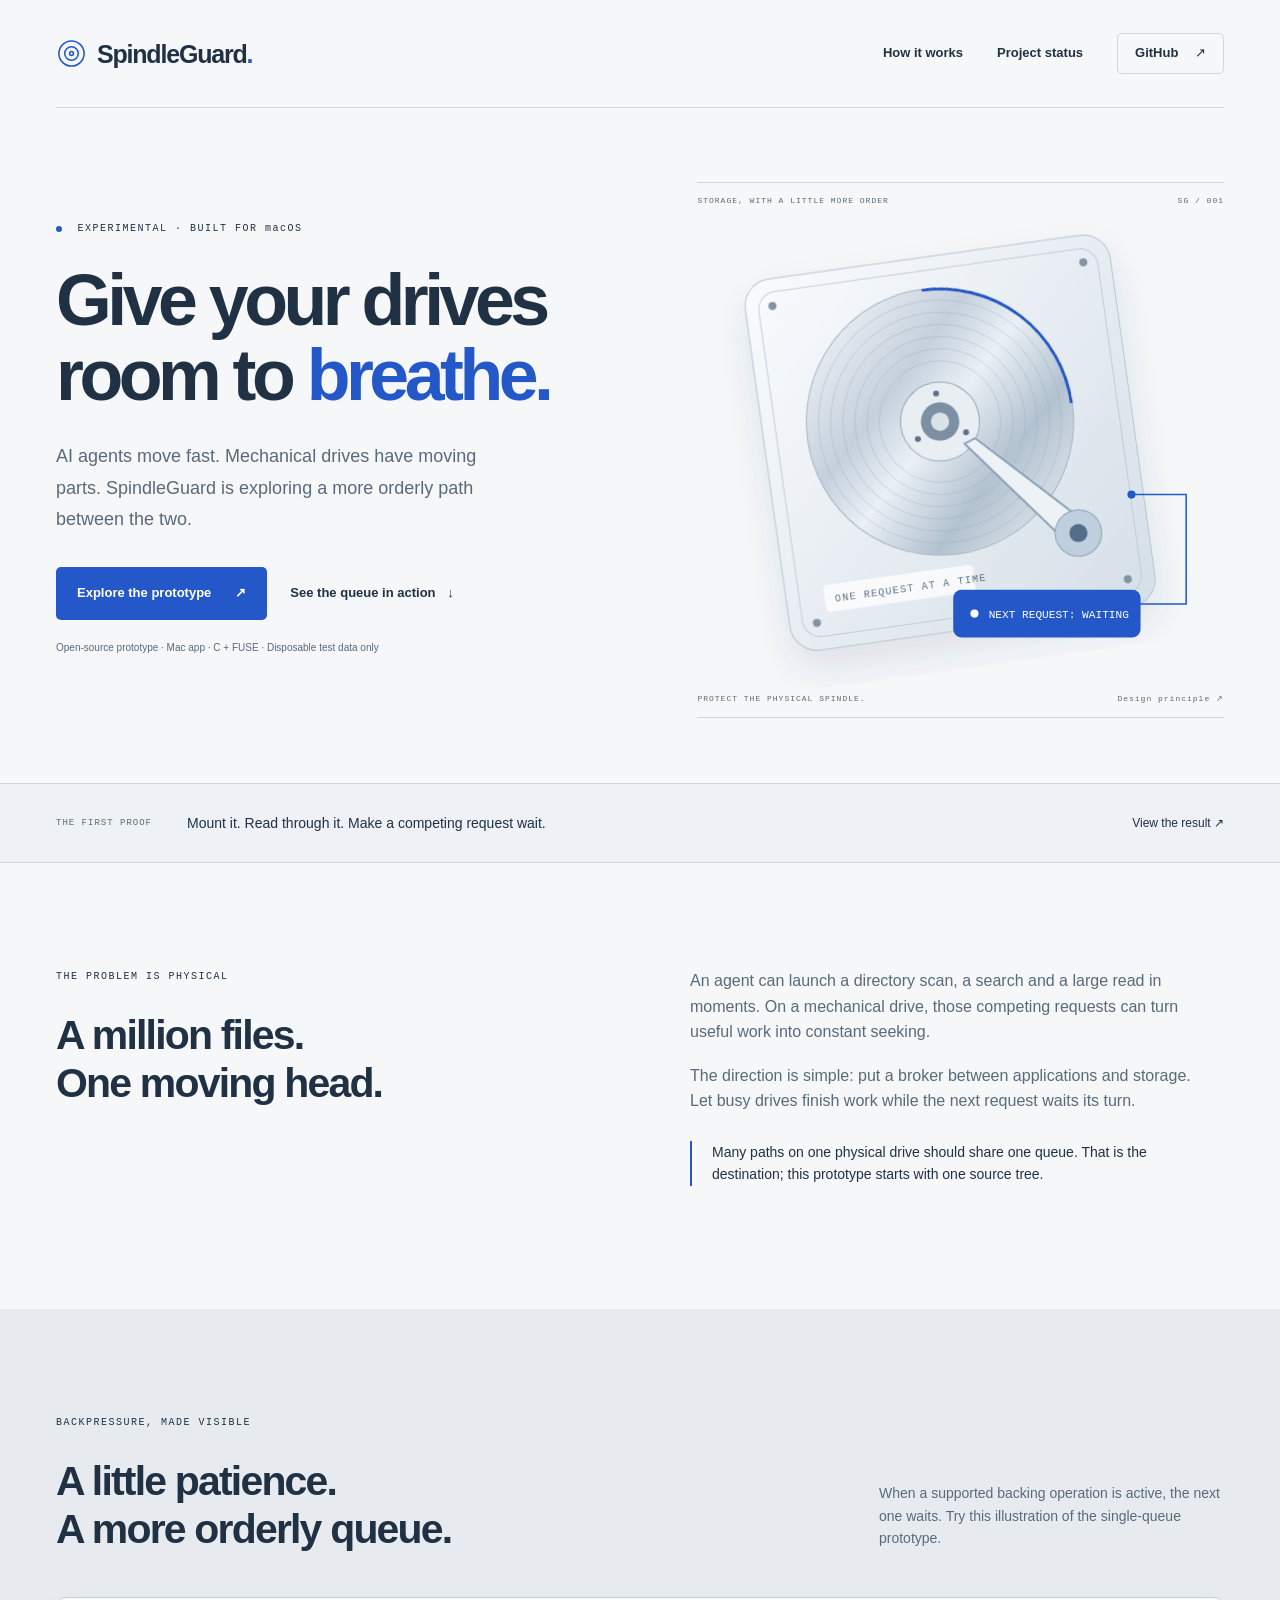
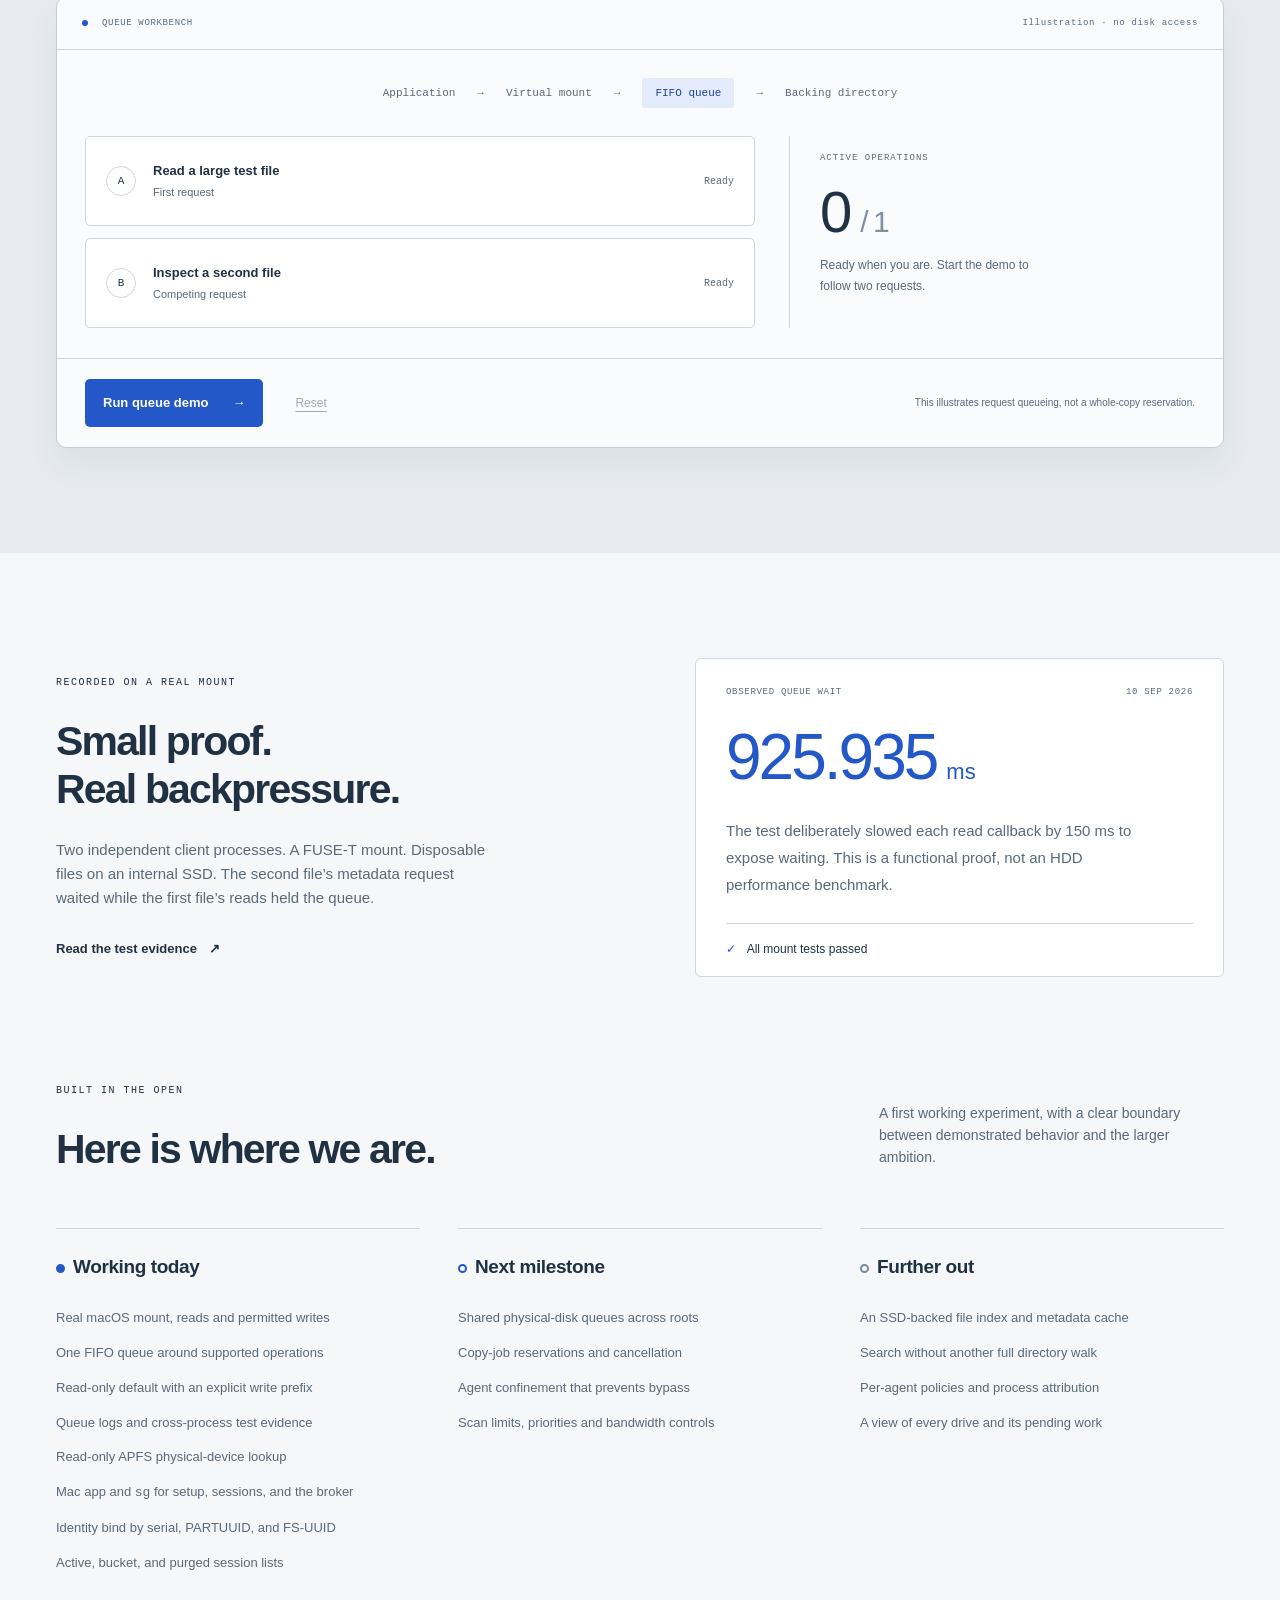
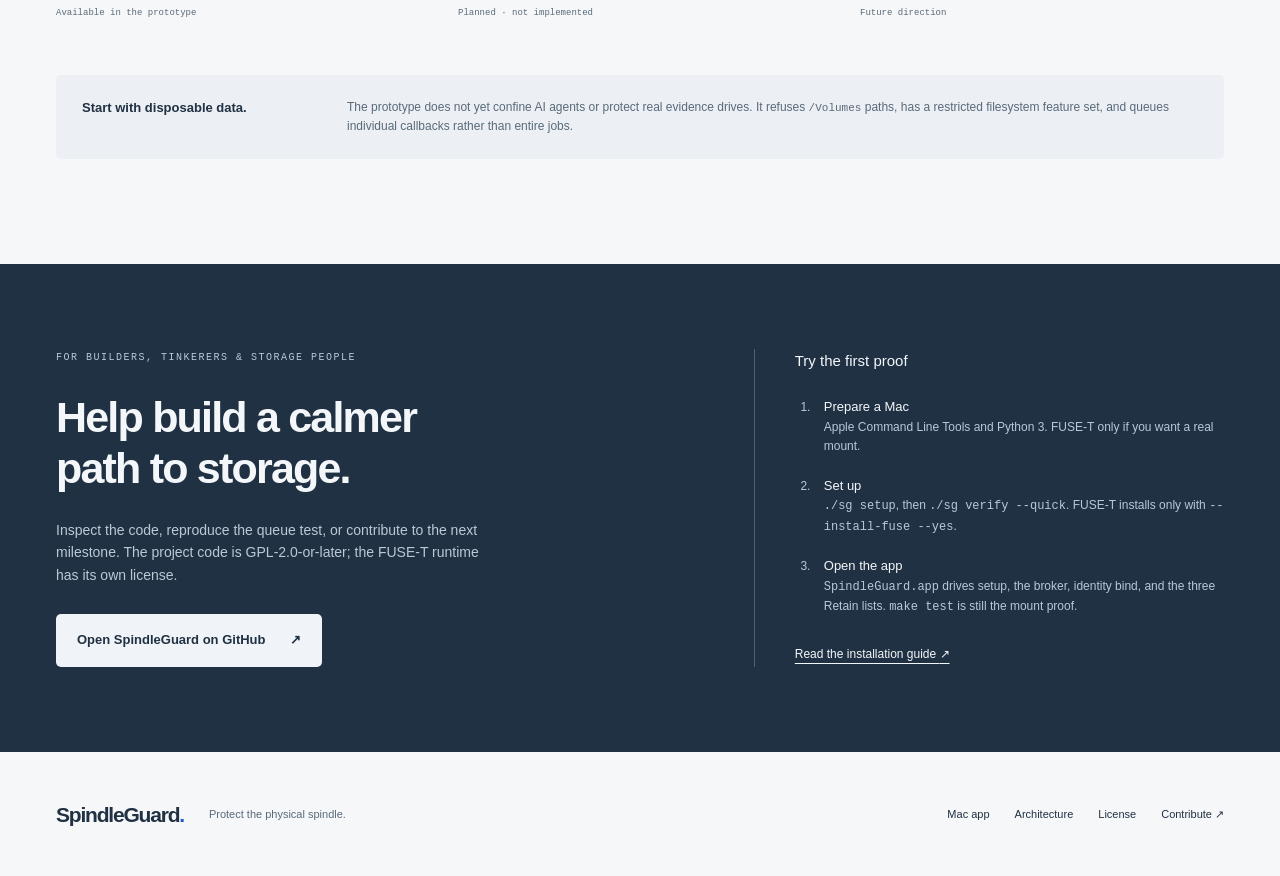
<file: docs/index.html>
<!doctype html>
<html lang="en">
<head>
  <meta charset="utf-8">
  <meta name="viewport" content="width=device-width, initial-scale=1">
  <meta name="theme-color" content="#f6f7f9">
  <meta name="description" content="SpindleGuard is an experimental macOS storage broker for more orderly AI-agent I/O. Explore the working queue prototype, recorded proof, and open-source code.">
  <meta property="og:type" content="website">
  <meta property="og:title" content="SpindleGuard — Give your drives room to breathe.">
  <meta property="og:description" content="A calmer path from AI agents to physical storage. Explore the experimental macOS filesystem broker.">
  <meta property="og:url" content="https://alienweb-cloud.github.io/spindleguard/">
  <meta property="og:image" content="https://alienweb-cloud.github.io/spindleguard/social-card.png">
  <meta name="twitter:card" content="summary_large_image">
  <link rel="canonical" href="https://alienweb-cloud.github.io/spindleguard/">
  <link rel="icon" href="favicon.svg" type="image/svg+xml">
  <link rel="stylesheet" href="style.css">
  <script src="app.js" defer></script>
  <title>SpindleGuard — Give your drives room to breathe.</title>
</head>
<body>
<a class="skip" href="#main">Skip to content</a>
<header class="masthead wrap">
  <a class="brand" href="./" aria-label="SpindleGuard home"><svg viewBox="0 0 32 32" aria-hidden="true"><circle cx="16" cy="16" r="13"/><circle cx="16" cy="16" r="7"/><circle cx="16" cy="16" r="2"/></svg>SpindleGuard<span class="brand-period">.</span></a>
  <nav aria-label="Main navigation"><a href="#how-it-works">How it works</a><a href="#status">Project status</a><a class="nav-source" href="https://github.com/AlienWeb-cloud/spindleguard">GitHub <span aria-hidden="true">↗</span></a></nav>
</header>
<main id="main">
  <section class="hero wrap" aria-labelledby="hero-title">
    <div class="hero-copy">
      <p class="eyebrow"><span class="status-dot"></span> EXPERIMENTAL · BUILT FOR macOS</p>
      <h1 id="hero-title">Give your drives<br>room to <em>breathe.</em></h1>
      <p class="hero-description">AI agents move fast. Mechanical drives have moving parts. SpindleGuard is exploring a more orderly path between the two.</p>
      <div class="hero-actions"><a class="button primary" href="https://github.com/AlienWeb-cloud/spindleguard">Explore the prototype <span aria-hidden="true">↗</span></a><a class="text-link" href="#how-it-works">See the queue in action <span aria-hidden="true">↓</span></a></div>
      <p class="fine-print">Open-source prototype · Mac app · C + FUSE · Disposable test data only</p>
    </div>
    <div class="drive-illustration" role="img" aria-label="Illustration of a hard drive platter with requests flowing through a single queue">
      <div class="instrument-label"><span>STORAGE, WITH A LITTLE MORE ORDER</span><span>SG / 001</span></div>
      <svg class="drive" viewBox="0 0 520 480" aria-hidden="true">
        <defs>
          <linearGradient id="metal" x1="0" y1="0" x2="1" y2="1"><stop stop-color="#fafbfd"/><stop offset=".35" stop-color="#c5d0dc"/><stop offset=".5" stop-color="#eaf0f5"/><stop offset=".7" stop-color="#b3c2d0"/><stop offset="1" stop-color="#f0f3f6"/></linearGradient>
          <linearGradient id="case" x1="0" y1="0" x2="1" y2="1"><stop stop-color="#f9fbfd"/><stop offset="1" stop-color="#d5dfe8"/></linearGradient>
          <filter id="shadow"><feDropShadow dx="0" dy="18" stdDeviation="17" flood-color="#304a66" flood-opacity=".12"/></filter>
        </defs>
        <g transform="translate(68 48) rotate(-8 180 185)" filter="url(#shadow)">
          <rect x="0" y="0" width="364" height="370" rx="27" fill="url(#case)" stroke="#b5c3cf"/>
          <rect x="13" y="13" width="338" height="344" rx="18" fill="none" stroke="#c1ccd6"/>
          <g fill="#8193a4"><circle cx="27" cy="27" r="4"/><circle cx="337" cy="27" r="4"/><circle cx="27" cy="343" r="4"/><circle cx="337" cy="343" r="4"/></g>
          <circle cx="175" cy="163" r="132" fill="url(#metal)" stroke="#a4b4c3"/>
          <g fill="none" stroke="#95a9bd" stroke-width=".65" opacity=".6"><circle cx="175" cy="163" r="120"/><circle cx="175" cy="163" r="108"/><circle cx="175" cy="163" r="96"/><circle cx="175" cy="163" r="84"/><circle cx="175" cy="163" r="72"/><circle cx="175" cy="163" r="60"/></g>
          <path d="M175 32 A131 131 0 0 1 306 163" fill="none" stroke="#2458c9" stroke-width="3"/>
          <circle cx="175" cy="163" r="39" fill="#e9eef3" stroke="#93a6b9"/>
          <circle cx="175" cy="163" r="19" fill="#7b8fa3"/><circle cx="175" cy="163" r="9" fill="#d9e1e9"/>
          <g fill="#5d7389"><circle cx="175" cy="135" r="3"/><circle cx="151" cy="177" r="3"/><circle cx="199" cy="177" r="3"/></g>
          <path d="M303 281 L207 184 L196 188 L283 299 Z" fill="#edf2f7" stroke="#8aa0b5" stroke-width="2"/>
          <circle cx="295" cy="291" r="23" fill="#c0cfdd" stroke="#8ca1b4"/><circle cx="295" cy="291" r="9" fill="#536d88"/>
          <rect x="38" y="307" width="149" height="27" rx="4" fill="#fff" fill-opacity=".75"/><text x="48" y="325" font-family="monospace" font-size="10" letter-spacing="1.2" fill="#4e657b">ONE REQUEST AT A TIME</text>
        </g>
        <path d="M429 284 H483 V392 H422" stroke="#2458c9" stroke-width="1.5" fill="none"/>
        <circle cx="429" cy="284" r="4" fill="#2458c9"/>
        <g transform="translate(253 378)"><rect width="185" height="47" rx="8" fill="#2458c9"/><circle cx="21" cy="23.5" r="4" fill="#fff"/><text x="35" y="28" fill="#fff" font-family="monospace" font-size="11">NEXT REQUEST: WAITING</text></g>
      </svg>
      <div class="instrument-foot"><span>PROTECT THE PHYSICAL SPINDLE.</span><span>Design principle ↗</span></div>
    </div>
  </section>
  <div class="scope-strip"><div class="wrap"><span class="scope-label">THE FIRST PROOF</span><p>Mount it. Read through it. Make a competing request wait.</p><a href="#proof">View the result <span aria-hidden="true">↗</span></a></div></div>
  <section class="problem wrap section-space" aria-labelledby="problem-title">
    <div><p class="eyebrow">THE PROBLEM IS PHYSICAL</p><h2 id="problem-title">A million files.<br>One moving head.</h2></div>
    <div class="problem-copy"><p>An agent can launch a directory scan, a search and a large read in moments. On a mechanical drive, those competing requests can turn useful work into constant seeking.</p><p>The direction is simple: put a broker between applications and storage. Let busy drives finish work while the next request waits its turn.</p><p class="principle">Many paths on one physical drive should share one queue. That is the destination; this prototype starts with one source tree.</p></div>
  </section>
  <section class="bench-section" id="how-it-works" aria-labelledby="bench-title">
    <div class="wrap section-space">
      <div class="section-heading"><div><p class="eyebrow">BACKPRESSURE, MADE VISIBLE</p><h2 id="bench-title">A little patience.<br>A more orderly queue.</h2></div><p>When a supported backing operation is active, the next one waits. Try this illustration of the single-queue prototype.</p></div>
      <div class="bench">
        <div class="bench-top"><span><span class="status-dot"></span> QUEUE WORKBENCH</span><span>Illustration · no disk access</span></div>
        <div class="flow"><span>Application</span><span aria-hidden="true">→</span><span>Virtual mount</span><span aria-hidden="true">→</span><span class="flow-broker">FIFO queue</span><span aria-hidden="true">→</span><span>Backing directory</span></div>
        <div class="queue-layout">
          <div class="queue-rows">
            <div class="queue-row" id="request-one"><span class="request-number">A</span><div><strong>Read a large test file</strong><small>First request</small></div><span class="request-state" id="state-one">Ready</span><div class="progress" aria-hidden="true"><span id="progress-one"></span></div></div>
            <div class="queue-row" id="request-two"><span class="request-number">B</span><div><strong>Inspect a second file</strong><small>Competing request</small></div><span class="request-state" id="state-two">Ready</span><div class="progress" aria-hidden="true"><span id="progress-two"></span></div></div>
          </div>
          <div class="queue-display"><span class="mono-label">ACTIVE OPERATIONS</span><div class="active-count"><span id="active-count">0</span><span>/ 1</span></div><p id="demo-status" role="status" aria-live="polite">Ready when you are. Start the demo to follow two requests.</p></div>
        </div>
        <div class="bench-controls"><button class="button primary" id="run-demo" type="button">Run queue demo <span aria-hidden="true">→</span></button><button class="reset" id="reset-demo" type="button" disabled>Reset</button><span>This illustrates request queueing, not a whole-copy reservation.</span></div>
      </div>
      <noscript><p>The interactive illustration needs JavaScript. In the prototype, request B queues while A is active, then starts after A finishes.</p></noscript>
    </div>
  </section>
  <section class="proof wrap section-space" id="proof" aria-labelledby="proof-title">
    <div><p class="eyebrow">RECORDED ON A REAL MOUNT</p><h2 id="proof-title">Small proof.<br>Real backpressure.</h2><p>Two independent client processes. A FUSE-T mount. Disposable files on an internal SSD. The second file’s metadata request waited while the first file’s reads held the queue.</p><a class="text-link" href="https://github.com/AlienWeb-cloud/spindleguard/blob/main/outputs/spindleguard/PROOF.md">Read the test evidence <span aria-hidden="true">↗</span></a></div>
    <div class="measurement"><div class="measurement-top"><span>OBSERVED QUEUE WAIT</span><span>10 SEP 2026</span></div><div class="measurement-value">925.935<span>ms</span></div><p>The test deliberately slowed each read callback by 150 ms to expose waiting. This is a functional proof, not an HDD performance benchmark.</p><div class="measurement-result"><span class="checkmark" aria-hidden="true">✓</span> All mount tests passed</div></div>
  </section>
  <section class="status-section wrap section-space" id="status" aria-labelledby="status-title">
    <div class="section-heading"><div><p class="eyebrow">BUILT IN THE OPEN</p><h2 id="status-title">Here is where we are.</h2></div><p>A first working experiment, with a clear boundary between demonstrated behavior and the larger ambition.</p></div>
    <div class="status-columns"><article><h3><span class="stage-marker current"></span>Working today</h3><ul><li>Real macOS mount, reads and permitted writes</li><li>One FIFO queue around supported operations</li><li>Read-only default with an explicit write prefix</li><li>Queue logs and cross-process test evidence</li><li>Read-only APFS physical-device lookup</li><li>Mac app and <code>sg</code> for setup, sessions, and the broker</li><li>Identity bind by serial, PARTUUID, and FS-UUID</li><li>Active, bucket, and purged session lists</li></ul><span class="stage-caption">Available in the prototype</span></article><article><h3><span class="stage-marker next"></span>Next milestone</h3><ul><li>Shared physical-disk queues across roots</li><li>Copy-job reservations and cancellation</li><li>Agent confinement that prevents bypass</li><li>Scan limits, priorities and bandwidth controls</li></ul><span class="stage-caption">Planned · not implemented</span></article><article><h3><span class="stage-marker later"></span>Further out</h3><ul><li>An SSD-backed file index and metadata cache</li><li>Search without another full directory walk</li><li>Per-agent policies and process attribution</li><li>A view of every drive and its pending work</li></ul><span class="stage-caption">Future direction</span></article></div>
    <aside class="test-note"><strong>Start with disposable data.</strong><p>The prototype does not yet confine AI agents or protect real evidence drives. It refuses <code>/Volumes</code> paths, has a restricted filesystem feature set, and queues individual callbacks rather than entire jobs.</p></aside>
  </section>
  <section class="get-started" id="get-started"><div class="wrap start-grid"><div><p class="eyebrow">FOR BUILDERS, TINKERERS & STORAGE PEOPLE</p><h2>Help build a calmer<br>path to storage.</h2><p>Inspect the code, reproduce the queue test, or contribute to the next milestone. The project code is GPL-2.0-or-later; the FUSE-T runtime has its own license.</p><a class="button light" href="https://github.com/AlienWeb-cloud/spindleguard">Open SpindleGuard on GitHub <span aria-hidden="true">↗</span></a></div><div class="getting-started"><h3>Try the first proof</h3><ol><li><strong>Prepare a Mac</strong><span>Apple Command Line Tools and Python 3. FUSE-T only if you want a real mount.</span></li><li><strong>Set up</strong><span><code>./sg setup</code>, then <code>./sg verify --quick</code>. FUSE-T installs only with <code>--install-fuse --yes</code>.</span></li><li><strong>Open the app</strong><span><code>SpindleGuard.app</code> drives setup, the broker, identity bind, and the three Retain lists. <code>make test</code> is still the mount proof.</span></li></ol><a href="https://github.com/AlienWeb-cloud/spindleguard/blob/main/outputs/spindleguard/README.md">Read the installation guide <span aria-hidden="true">↗</span></a></div></div></section>
</main>
<footer class="wrap footer"><a class="brand" href="./">SpindleGuard<span class="brand-period">.</span></a><p>Protect the physical spindle.</p><div><a href="https://github.com/AlienWeb-cloud/spindleguard/blob/main/outputs/spindleguard/DESKTOP-APP.md">Mac app</a><a href="https://github.com/AlienWeb-cloud/spindleguard/blob/main/outputs/spindleguard/ARCHITECTURE.md">Architecture</a><a href="https://github.com/AlienWeb-cloud/spindleguard/blob/main/LICENSE">License</a><a href="https://github.com/AlienWeb-cloud/spindleguard/issues">Contribute ↗</a></div></footer>
</body>
</html>
</file>
<file: docs/style.css>
:root{--paper:#f6f7f9;--silver:#e7ebef;--ink:#203143;--blue:#2458c9;--slate:#596a7a;--warning:#9e452b;--line:#ced6df;--mono:Menlo,Consolas,monospace;--display:"Avenir Next","Segoe UI",sans-serif;--body:-apple-system,BlinkMacSystemFont,"Segoe UI",sans-serif}
*{box-sizing:border-box}html{scroll-behavior:smooth;scroll-padding-top:30px}body{margin:0;color:var(--ink);background:var(--paper);font-family:var(--body);font-size:16px;line-height:1.6}a{color:inherit;text-decoration:none}button{font:inherit}button,a{-webkit-tap-highlight-color:transparent}a:focus-visible,button:focus-visible{outline:3px solid var(--blue);outline-offset:5px}a:hover{text-decoration:underline;text-underline-offset:5px}button:disabled{cursor:default;opacity:.55}.wrap{width:min(1240px,calc(100% - 112px));margin-inline:auto}.skip{position:absolute;left:20px;top:-80px;padding:12px;background:white;z-index:10}.skip:focus{top:10px}.masthead{height:108px;display:flex;align-items:center;justify-content:space-between;border-bottom:1px solid var(--line)}.brand{font-family:var(--display);font-size:25px;font-weight:650;letter-spacing:-1.2px;display:inline-flex;align-items:center}.brand svg{width:31px;height:31px;margin-right:10px;fill:none;stroke:var(--blue);stroke-width:1.6}.brand-period{color:var(--blue)}nav{display:flex;align-items:center;gap:34px;font-size:13px;font-weight:550}.nav-source{padding:9px 17px;border:1px solid var(--line);border-radius:5px}.nav-source span{margin-left:13px}.hero{display:grid;grid-template-columns:1.18fr 1fr;gap:20px;align-items:center;min-height:660px;padding-top:50px;padding-bottom:65px}.eyebrow{font:10px/1.8 var(--mono);letter-spacing:1.5px;font-weight:500;margin:0 0 25px}.status-dot{display:inline-block;width:6px;height:6px;background:var(--blue);border-radius:50%;margin-right:8px;vertical-align:middle}h1,h2,h3,p{margin-top:0}h1{font-family:var(--display);font-size:clamp(55px,5.6vw,82px);font-weight:600;line-height:1.045;letter-spacing:-4.5px;margin-bottom:28px}h1 em{font-style:normal;color:var(--blue)}.hero-description{max-width:455px;color:var(--slate);font-size:18px;line-height:1.75;margin-bottom:31px}.hero-actions{display:flex;gap:23px;align-items:center;flex-wrap:wrap}.button{display:inline-flex;align-items:center;justify-content:center;gap:24px;padding:15px 20px;border-radius:5px;border:1px solid transparent;font-size:13px;font-weight:600;cursor:pointer;min-height:48px;transition:background .15s,transform .15s}.button:hover{text-decoration:none;transform:translateY(-1px)}.primary{background:var(--blue);color:#fff}.primary:hover{background:#1c49aa}.text-link{font-size:13px;font-weight:600}.text-link span{margin-left:8px}.fine-print{font-size:10px;color:var(--slate);margin:20px 0 0}.drive-illustration{min-width:0;padding:24px 0 0}.instrument-label,.instrument-foot{font:8px/1.5 var(--mono);letter-spacing:1px;display:flex;justify-content:space-between;color:var(--slate);gap:12px}.instrument-label{border-top:1px solid var(--line);padding-top:12px}.instrument-foot{border-bottom:1px solid var(--line);padding-bottom:12px}.drive{display:block;width:100%;height:auto}.scope-strip{border-block:1px solid var(--line);background:#eef1f5}.scope-strip .wrap{display:flex;gap:35px;align-items:center;min-height:78px}.scope-label{font:9px var(--mono);letter-spacing:1px;color:var(--slate);flex-shrink:0}.scope-strip p{margin:0;font-size:14px}.scope-strip a{margin-left:auto;font-size:12px;white-space:nowrap}.section-space{padding-top:105px;padding-bottom:105px}h2{font-family:var(--display);font-size:clamp(34px,3.2vw,46px);line-height:1.18;font-weight:550;letter-spacing:-1.8px;margin-bottom:25px}.problem{display:grid;grid-template-columns:1fr 1fr;gap:100px}.problem-copy{max-width:520px;color:var(--slate);font-size:16px}.problem-copy p{margin-bottom:18px}.principle{border-left:2px solid var(--blue);padding-left:20px;margin-top:27px;font-size:14px;color:var(--ink)}.bench-section{background:var(--silver)}.section-heading{display:flex;justify-content:space-between;gap:70px;align-items:end;margin-bottom:44px}.section-heading h2{margin-bottom:0}.section-heading>p{max-width:345px;color:var(--slate);font-size:14px;margin:0 0 4px}.bench{background:#fafbfd;border:1px solid #c3ceda;border-radius:10px;box-shadow:0 16px 32px #243c5510;overflow:hidden}.bench-top{padding:18px 25px;border-bottom:1px solid var(--line);display:flex;justify-content:space-between;gap:20px;font:9px/1.6 var(--mono);letter-spacing:.65px;color:var(--slate)}.flow{display:flex;justify-content:center;align-items:center;gap:22px;padding:28px;font:11px/1.5 var(--mono);color:var(--slate)}.flow-broker{background:#e4ebfb;color:#1b459f;padding:7px 13px;border-radius:3px}.queue-layout{display:grid;grid-template-columns:1.65fr 1fr;padding:0 28px 30px;gap:34px}.queue-rows{display:flex;flex-direction:column;gap:12px}.queue-row{position:relative;min-height:90px;background:white;border:1px solid var(--line);border-radius:5px;display:flex;align-items:center;gap:17px;padding:18px 20px;overflow:hidden}.request-number{width:30px;height:30px;border:1px solid var(--line);border-radius:50%;display:grid;place-items:center;font:11px var(--mono);flex-shrink:0}.queue-row strong{display:block;font-size:13px;font-weight:550}.queue-row small{display:block;font-size:11px;color:var(--slate);margin-top:2px}.request-state{font:10px var(--mono);margin-left:auto;color:var(--slate)}.queue-row.active{border-color:var(--blue)}.queue-row.active .request-state{color:var(--blue)}.queue-row.waiting .request-state{color:var(--warning)}.progress{position:absolute;bottom:0;left:0;width:100%;height:3px}.progress span{display:block;height:100%;width:0;background:var(--blue)}.queue-row.complete .progress span{width:100%}.queue-display{border-left:1px solid var(--line);padding:6px 0 0 30px}.mono-label{font:9px var(--mono);letter-spacing:1px;color:var(--slate)}.active-count{font-family:var(--display);font-size:58px;letter-spacing:-2px;line-height:1.3;margin:6px 0}.active-count>span+span{font-size:30px;color:#8190a0;margin-left:10px}.queue-display p{font-size:12px;line-height:1.7;color:var(--slate);margin:0;max-width:240px;min-height:60px}.bench-controls{border-top:1px solid var(--line);padding:20px 28px;display:flex;align-items:center;gap:20px}.bench-controls .button{padding:11px 17px}.reset{font-size:12px;background:none;border:0;text-decoration:underline;text-underline-offset:4px;cursor:pointer;padding:12px;color:var(--slate)}.bench-controls>span{font-size:10px;color:var(--slate);margin-left:auto;max-width:300px}.proof{display:grid;grid-template-columns:1fr 1fr;gap:110px;align-items:center}.proof>div>p:not(.eyebrow){max-width:430px;font-size:15px;color:var(--slate);margin-bottom:25px}.measurement{padding:28px 30px 0;border:1px solid var(--line);border-radius:6px;background:#fff}.measurement-top{font:9px var(--mono);letter-spacing:.7px;display:flex;justify-content:space-between;gap:15px;color:var(--slate)}.measurement-value{font-family:var(--display);font-size:clamp(47px,5vw,70px);line-height:1.5;letter-spacing:-3px;color:var(--blue);margin:12px 0}.measurement-value span{font-size:22px;letter-spacing:0;margin-left:10px}.measurement p{font-size:12px;color:var(--slate);line-height:1.8}.measurement-result{border-top:1px solid var(--line);margin-top:22px;padding:16px 0;font-size:12px}.checkmark{color:var(--blue);margin-right:8px}.status-section{padding-top:0}.status-columns{display:grid;grid-template-columns:repeat(3,1fr);gap:38px;margin-top:55px}.status-columns article{border-top:1px solid var(--line);padding-top:23px;display:flex;flex-direction:column}.status-columns h3{font-family:var(--display);font-size:19px;letter-spacing:-.4px;font-weight:600}.stage-marker{display:inline-block;width:9px;height:9px;border:2px solid var(--blue);border-radius:50%;margin-right:8px}.stage-marker.current{background:var(--blue)}.stage-marker.later{border-color:#7a8999}.stage-marker.next{border-color:var(--blue)}.status-columns ul{padding:0;list-style:none;color:var(--slate);font-size:13px;margin:0 0 25px}.status-columns li{padding:7px 0}.stage-caption{font:9px/1.6 var(--mono);color:var(--slate);margin-top:auto}.test-note{margin-top:55px;display:grid;grid-template-columns:230px 1fr;gap:35px;padding:23px 26px;background:#eceff3;border-radius:5px}.test-note strong{font-size:13px}.test-note p{font-size:12px;color:var(--slate);margin:0}.test-note code{font:11px var(--mono)}.get-started{background:var(--ink);color:#f4f7fa;padding:85px 0}.start-grid{display:grid;grid-template-columns:1.25fr 1fr;gap:110px}.get-started .eyebrow{color:#b7c8db}.get-started h2{font-size:43px}.get-started p:not(.eyebrow){font-size:14px;color:#bbc9d7;max-width:440px;margin-bottom:28px}.light{background:#f0f4f9;color:var(--ink)}.light:hover{background:#d9e5f4}.getting-started{padding-left:40px;border-left:1px solid #526171}.getting-started h3{font-size:15px;font-weight:500;margin-bottom:24px}.getting-started ol{padding-left:19px;font-size:12px;color:#b7c8db;margin-bottom:23px}.getting-started li{padding-left:10px;margin-bottom:19px}.getting-started strong{display:block;font-weight:500;font-size:13px;color:#f4f7fa}.getting-started span{font-size:12px}.getting-started a{font-size:12px;text-decoration:underline;text-underline-offset:5px}.footer{display:flex;align-items:center;gap:25px;min-height:125px}.footer .brand{font-size:21px}.footer p{font-size:11px;color:var(--slate);margin:0}.footer>div{margin-left:auto;display:flex;gap:25px;font-size:11px}
@media(min-width:1500px){.hero{min-height:710px}.hero h1{font-size:84px}}
@media(max-width:1050px){.wrap{width:calc(100% - 64px)}nav{gap:22px}.hero{grid-template-columns:1.12fr 1fr;min-height:570px;gap:0}h1{font-size:58px;letter-spacing:-3px}.hero-description{font-size:16px}.hero-actions{gap:17px}.hero-actions .text-link{font-size:12px}.instrument-label,.instrument-foot{font-size:7px}.problem,.proof,.start-grid{gap:55px}.flow{gap:16px}.section-space{padding-block:80px}.status-section{padding-top:0}.queue-layout{gap:23px}.queue-row{padding-inline:13px;gap:11px}.bench-controls>span{max-width:235px}.test-note{grid-template-columns:195px 1fr;gap:20px}.get-started h2{font-size:38px}}
@media(max-width:760px){.wrap{width:calc(100% - 40px)}.masthead{height:84px}.brand{font-size:22px}.brand svg{width:26px;height:26px}nav>a:not(.nav-source){display:none}.nav-source{padding:8px 12px}.hero{display:flex;flex-direction:column;align-items:stretch;padding-top:46px;padding-bottom:35px;gap:35px}.hero h1{font-size:clamp(46px,9.5vw,69px);letter-spacing:-2.7px}.hero-description{font-size:16px;max-width:480px}.hero-actions{gap:20px}.drive-illustration{max-width:440px;width:100%;align-self:center;padding-top:0}.instrument-label,.instrument-foot{font-size:8px}.scope-strip .wrap{flex-wrap:wrap;padding-block:20px;gap:8px 15px}.scope-label{width:100%}.scope-strip p{font-size:12px}.scope-strip a{font-size:11px;margin-left:0}.section-space{padding-block:60px}.problem,.proof{grid-template-columns:1fr;gap:25px}.problem h2,.proof h2{margin-bottom:0}.eyebrow{margin-bottom:17px}.problem-copy{max-width:none}.section-heading{display:block;margin-bottom:28px}.section-heading>p{max-width:none;margin-top:20px}.queue-layout{grid-template-columns:1fr;padding:0 17px 23px;gap:25px}.bench-top{padding:15px 17px;font-size:8px;letter-spacing:0}.flow{padding:20px 12px;gap:8px;font-size:8px;flex-wrap:wrap}.flow-broker{padding:6px}.queue-display{border-left:0;border-top:1px solid var(--line);padding:20px 0 0;display:grid;grid-template-columns:110px 1fr;gap:0 15px}.mono-label{font-size:8px;grid-column:1/-1}.active-count{font-size:46px;margin-bottom:0}.queue-display p{margin-top:14px;max-width:none;min-height:50px}.bench-controls{padding:17px;gap:10px;flex-wrap:wrap}.bench-controls>span{max-width:none;margin:5px 0 0;width:100%;font-size:10px}.proof>div>p:not(.eyebrow){margin-top:23px}.measurement{padding:22px 23px 0}.measurement-value{font-size:62px}.status-section{padding-top:0}.status-columns{grid-template-columns:1fr;gap:30px;margin-top:32px}.status-columns ul{margin-bottom:18px}.status-columns li{padding:4px 0}.test-note{grid-template-columns:1fr;gap:8px;margin-top:35px;padding:21px}.get-started{padding:60px 0}.start-grid{grid-template-columns:1fr;gap:40px}.get-started h2{font-size:36px}.getting-started{border-left:0;border-top:1px solid #526171;padding:30px 0 0}.footer{flex-wrap:wrap;padding-block:30px;gap:12px 22px}.footer>div{margin-left:0;width:100%;gap:23px;margin-top:6px}}
@media(prefers-reduced-motion:reduce){html{scroll-behavior:auto}*,*:before,*:after{transition:none!important;animation:none!important}.button:hover{transform:none}}
</file>
